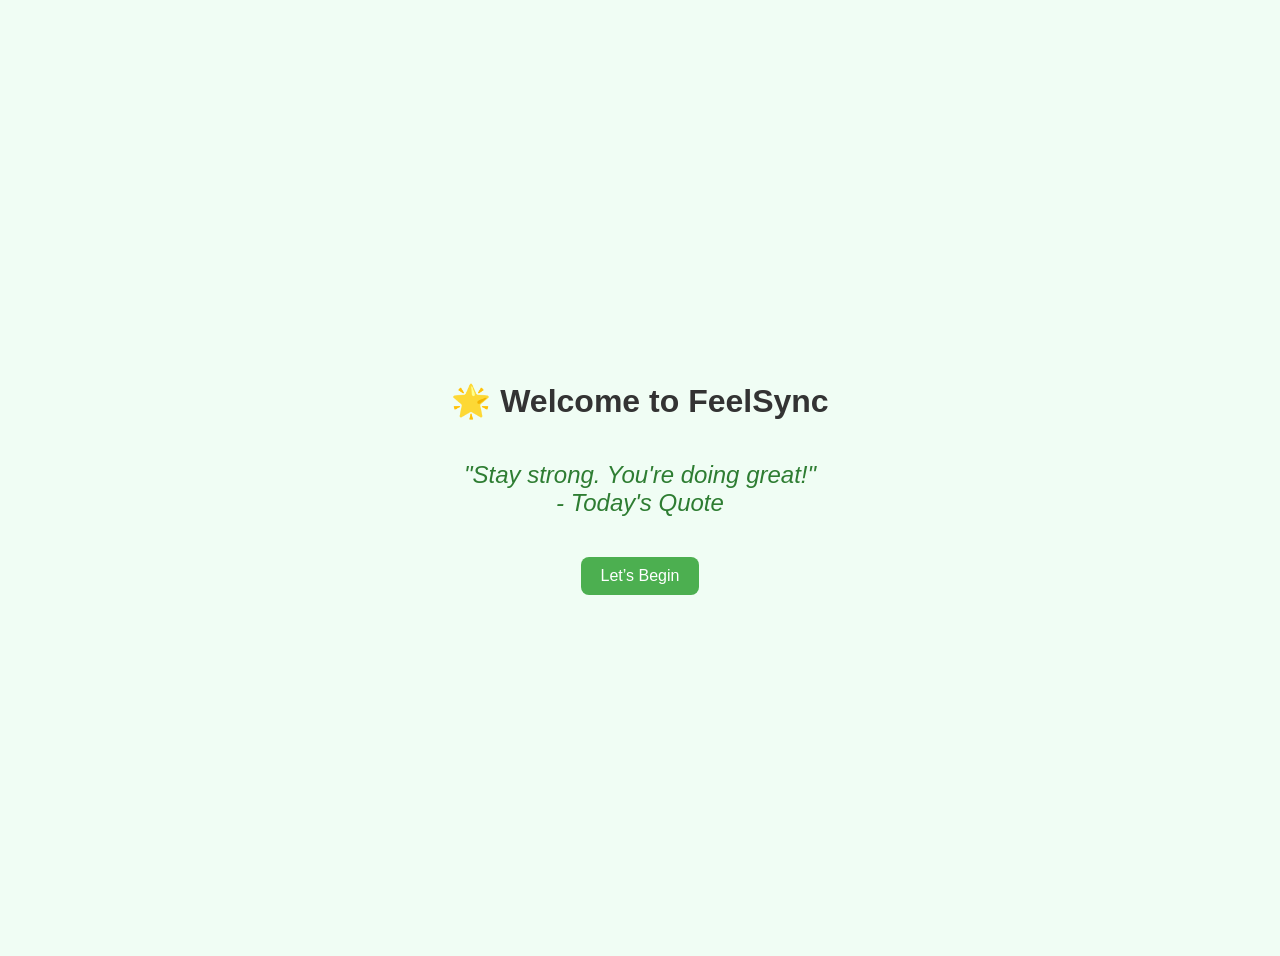
<file: index.html>
<!DOCTYPE html>
<html lang="en">
<head>
  <meta charset="UTF-8" />
  <meta name="viewport" content="width=device-width, initial-scale=1.0"/>
  <title>Welcome to FeelSync</title>
  <link rel="icon" type="image/x-icon" href="FeelSyncLogo (2)-modified.png">
  <style>
    body {
      font-family: Arial, sans-serif;
      background: #f0fdf4;
      color: #333;
      display: flex;
      flex-direction: column;
      align-items: center;
      justify-content: center;
      height: 100vh;
      text-align: center;
      padding: 20px;
      opacity: 1;
      transition: opacity 1s ease-out;
    }
    .quote {
      font-size: 1.5em;
      margin: 20px 0;
      font-style: italic;
      color: #2e7d32;
    }
    button {
      padding: 10px 20px;
      font-size: 1em;
      background: #4caf50;
      color: white;
      border: none;
      border-radius: 8px;
      cursor: pointer;
      margin-top: 20px;
      transition: transform 0.3s ease;
    }
    button:hover {
      transform: scale(1.1);
    }
  </style>
</head>
<body>
  <h1>🌟 Welcome to FeelSync</h1>
  <div class="quote" id="quote">Fetching today's quote...</div>
 
  <button onclick="startApp()">Let’s Begin</button>

  <script>
    fetch("https://type.fit/api/quotes?" + new Date().getTime())
      .then(res => res.json())
      .then(data => {
        const random = Math.floor(Math.random() * data.length);
        document.getElementById("quote").innerHTML = `"${data[random].text}" <br> - Today's Quote`;
      })
      .catch(() => {
        document.getElementById("quote").innerHTML = `"Stay strong. You're doing great!" <br> - Today's Quote`;
      });

    function startApp() {
      
      document.body.style.opacity = 0;

      setTimeout(() => {
        
        window.location.href = 'dashboard.html';
      }, 1000); 
    }
  </script>
</body>
</html>
</file>
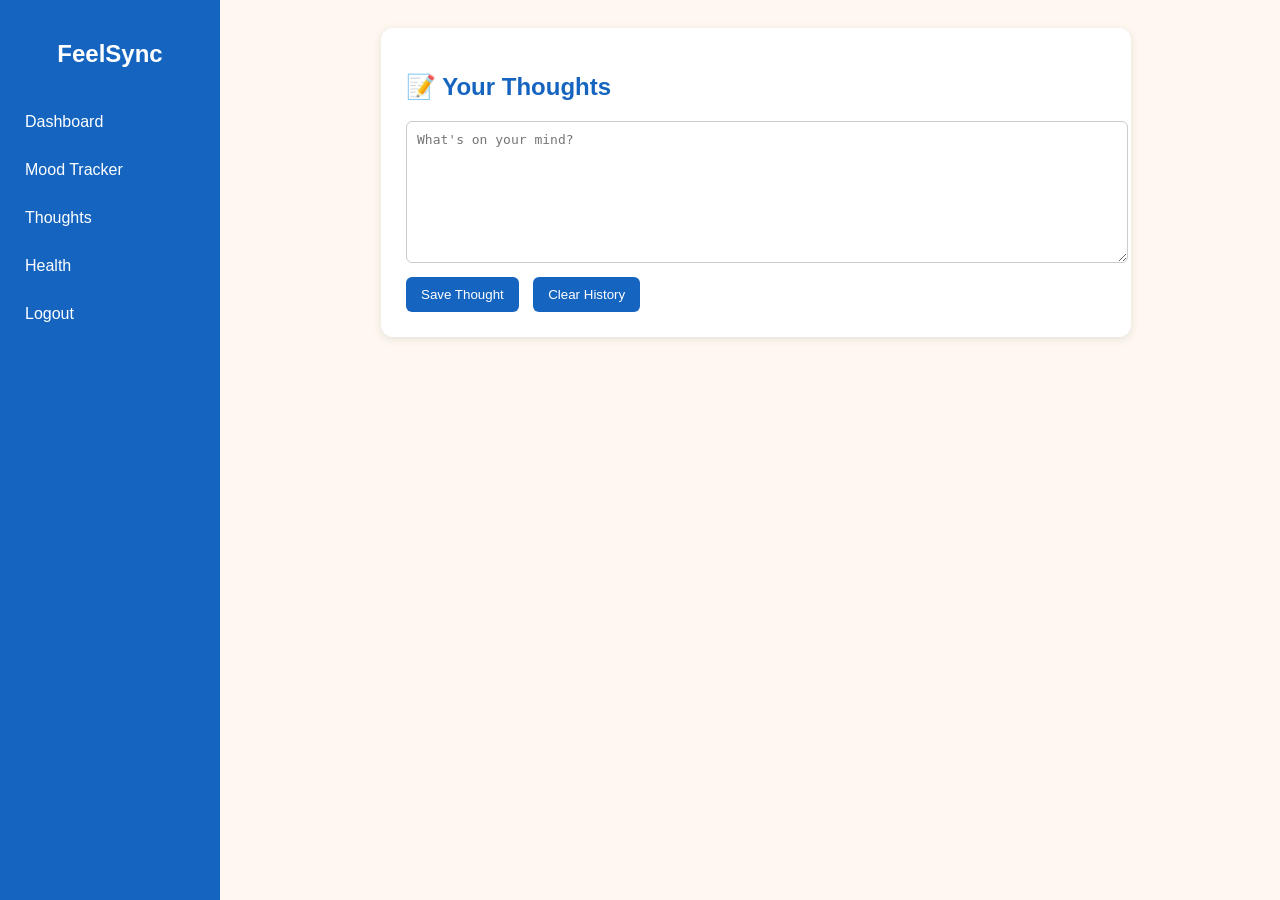
<file: AiAssistant.html>
<!DOCTYPE html>
<html lang="en">
<head>
  <meta charset="UTF-8" />
  <title>Thought Journal - FeelSync</title>
  <style>
    body {
      font-family: Arial, sans-serif;
      background: #fff8f0;
      padding: 20px;
      margin-left: 240px;
    }

    .sidebar {
      height: 100vh;
      width: 220px;
      position: fixed;
      top: 0;
      left: 0;
      background-color: #1565c0;
      padding-top: 20px;
      display: flex;
      flex-direction: column;
    }

    .sidebar .logo {
      color: white;
      text-align: center;
      margin-bottom: 30px;
    }

    .sidebar a {
      padding: 15px 25px;
      text-decoration: none;
      color: white;
      display: block;
      transition: background 0.2s;
    }

    .sidebar a:hover {
      background-color: #0d47a1;
    }

    .container {
      max-width: 700px;
      margin: 0 auto;
      background: white;
      padding: 25px;
      border-radius: 12px;
      box-shadow: 0 2px 10px rgba(0,0,0,0.1);
    }

    h2 {
      color: #1565c0;
    }

    textarea {
      width: 100%;
      height: 120px;
      padding: 10px;
      border: 1px solid #ccc;
      border-radius: 6px;
      font-size: 1em;
    }

    button {
      padding: 10px 15px;
      margin-top: 10px;
      margin-right: 10px;
      background: #1565c0;
      color: white;
      border: none;
      border-radius: 6px;
      cursor: pointer;
    }

    button:hover {
      background: #0d47a1;
    }

    .entry {
      margin-top: 20px;
      padding: 10px;
      background: #f1f1f1;
      border-radius: 8px;
    }

    .entry .date {
      font-size: 0.9em;
      color: #555;
      margin-bottom: 5px;
    }
  </style>
</head>
<body>
  <div class="sidebar">
    <h2 class="logo">FeelSync</h2>
    <a href="dashboard.html">Dashboard</a>
    <a href="emotiontracker.html">Mood Tracker</a>
    <a href="thoughts.html">Thoughts</a>
    <a href="healthtask.html">Health</a>
    <a href="login.html">Logout</a>
  </div>

  <div class="container">
    <h2>📝 Your Thoughts</h2>
    <textarea id="thoughtInput" placeholder="What's on your mind?"></textarea>
    <br />
    <button onclick="saveThought()">Save Thought</button>
    <button onclick="clearThoughts()">Clear History</button>

    <div id="entries"></div>
  </div>

  <script>
    function escapeHtml(text) {
      return text
        .replace(/&/g, "&amp;")
        .replace(/</g, "&lt;")
        .replace(/>/g, "&gt;")
        .replace(/"/g, "&quot;")
        .replace(/'/g, "&#039;");
    }

    function saveThought() {
      const input = document.getElementById("thoughtInput");
      const text = input.value.trim();
      if (!text) return;

      const date = new Date().toLocaleString();
      const entry = { text, date };

      let thoughts = JSON.parse(localStorage.getItem("thoughts") || "[]");
      thoughts.unshift(entry);
      localStorage.setItem("thoughts", JSON.stringify(thoughts));

      input.value = "";
      showThoughts();
    }

    function showThoughts() {
      const container = document.getElementById("entries");
      container.innerHTML = "";
      const thoughts = JSON.parse(localStorage.getItem("thoughts") || "[]");

      thoughts.forEach(entry => {
        const div = document.createElement("div");
        div.className = "entry";
        div.innerHTML = `<div class="date">${entry.date}</div><div>${escapeHtml(entry.text)}</div>`;
        container.appendChild(div);
      });
    }

    function clearThoughts() {
      if (confirm("Are you sure you want to clear all saved thoughts?")) {
        localStorage.removeItem("thoughts");
        showThoughts();
      }
    }

    showThoughts();
  </script>
</body>
</html>
</file>
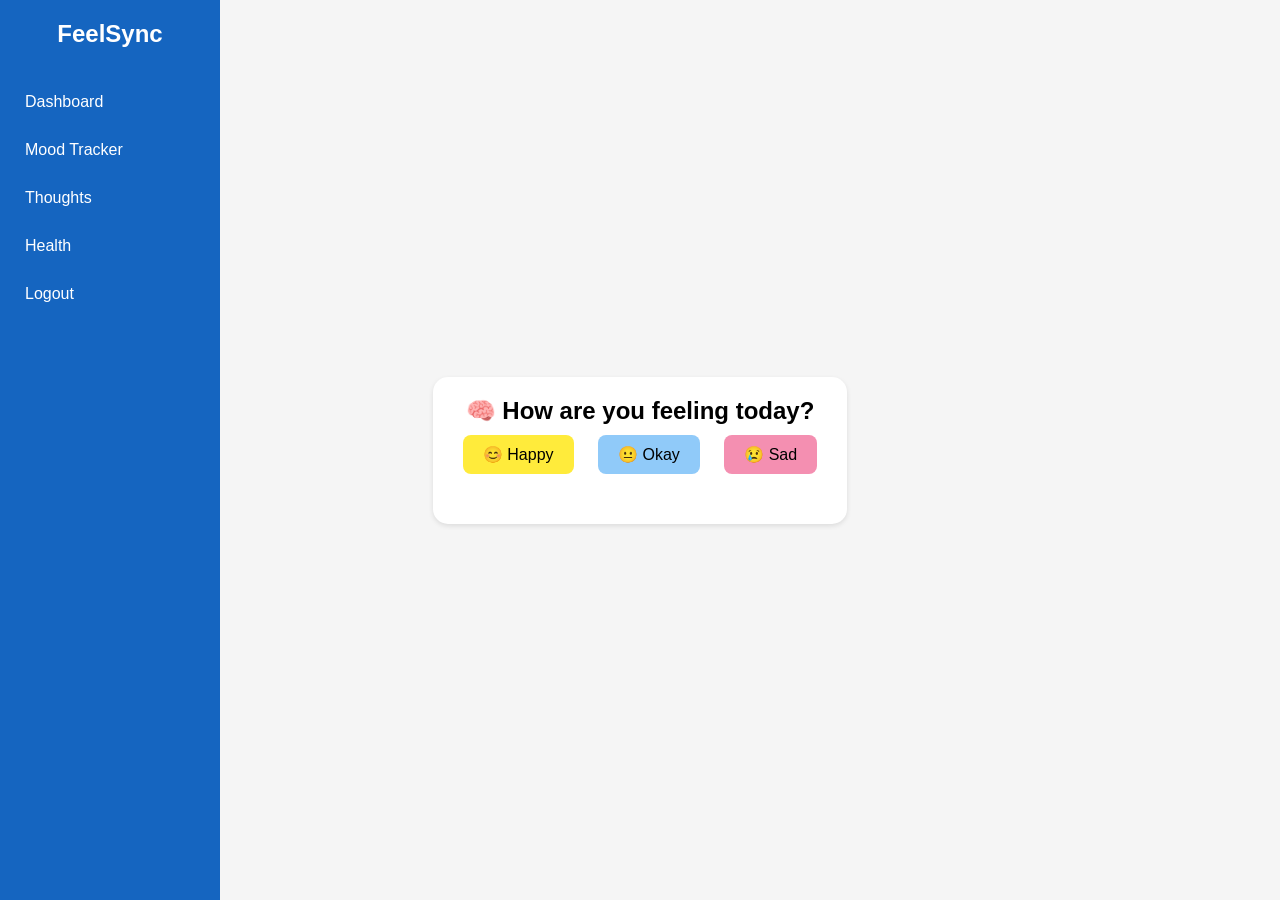
<file: emotiontracker.html>
<!DOCTYPE html>
<html lang="en">
<head>
  <meta charset="UTF-8" />
  <title>Mood Tracker - FeelSync</title>
  <link rel="stylesheet" href="style.css" />
  <style>
    .section {
      background: #fff;
      padding: 20px;
      border-radius: 15px;
      margin: 20px auto;
      box-shadow: 0 2px 5px rgba(0,0,0,0.1);
      max-width: 500px;
      text-align: center;
    }
    .mood-buttons button {
      margin: 10px;
      padding: 10px 20px;
      font-size: 1em;
      border: none;
      border-radius: 8px;
      cursor: pointer;
    }
    .happy { background-color: #ffeb3b; }
    .okay { background-color: #90caf9; }
    .sad { background-color: #f48fb1; }

    .sidebar {
      height: 100vh;
      width: 220px;
      position: fixed;
      top: 0;
      left: 0;
      background-color: #1565c0;
      padding-top: 20px;
      display: flex;
      flex-direction: column;
    }

    .sidebar .logo {
      color: white;
      text-align: center;
      margin-bottom: 30px;
    }

    .sidebar a {
      padding: 15px 25px;
      text-decoration: none;
      color: white;
      display: block;
      transition: background 0.2s;
    }

    .sidebar a:hover {
      background-color: #0d47a1;
    }
  </style>
</head>
<body>
  
  <div class="sidebar" id="sidebar">
    <h2 class="logo">FeelSync</h2>
    <a href="dashboard.html">Dashboard</a>
    <a href="emotiontracker.html">Mood Tracker</a>
    <a href="thoughts.html">Thoughts</a>
    <a href="healthtask.html">Health</a>
    <a href="login.html">Logout</a>
  </div>

  <div class="section">
    <h2>🧠 How are you feeling today?</h2>
    <div class="mood-buttons">
      <button class="happy" onclick="setMood('Happy')">😊 Happy</button>
      <button class="okay" onclick="setMood('Okay')">😐 Okay</button>
      <button class="sad" onclick="setMood('Sad')">😢 Sad</button>
    </div>
    <p id="taskMessage" style="margin-top: 20px; font-size: 1.2em; color: #333;"></p>
  </div>

  <script>
    function setMood(mood) {
      const tasks = {
        Happy: [
          "Spread joy — text a kind message to a friend.",
          "Go outside and enjoy the weather!",
          "Capture your smile in a selfie!"
        ],
        Okay: [
          "Stretch for 2 minutes and take 5 deep breaths.",
          "Write down one thing you’re grateful for.",
          "Go for a quick walk to boost your mood."
        ],
        Sad: [
          "Listen to your favorite calming music.",
          "Take a 5-minute break from screens.",
          "Write out your thoughts in a journal."
        ]
      };

      const options = tasks[mood];
      const randomTask = options[Math.floor(Math.random() * options.length)];
      document.getElementById("taskMessage").textContent = `Your task: ${randomTask}`;
    }
  </script>
</body>
</html>
</file>
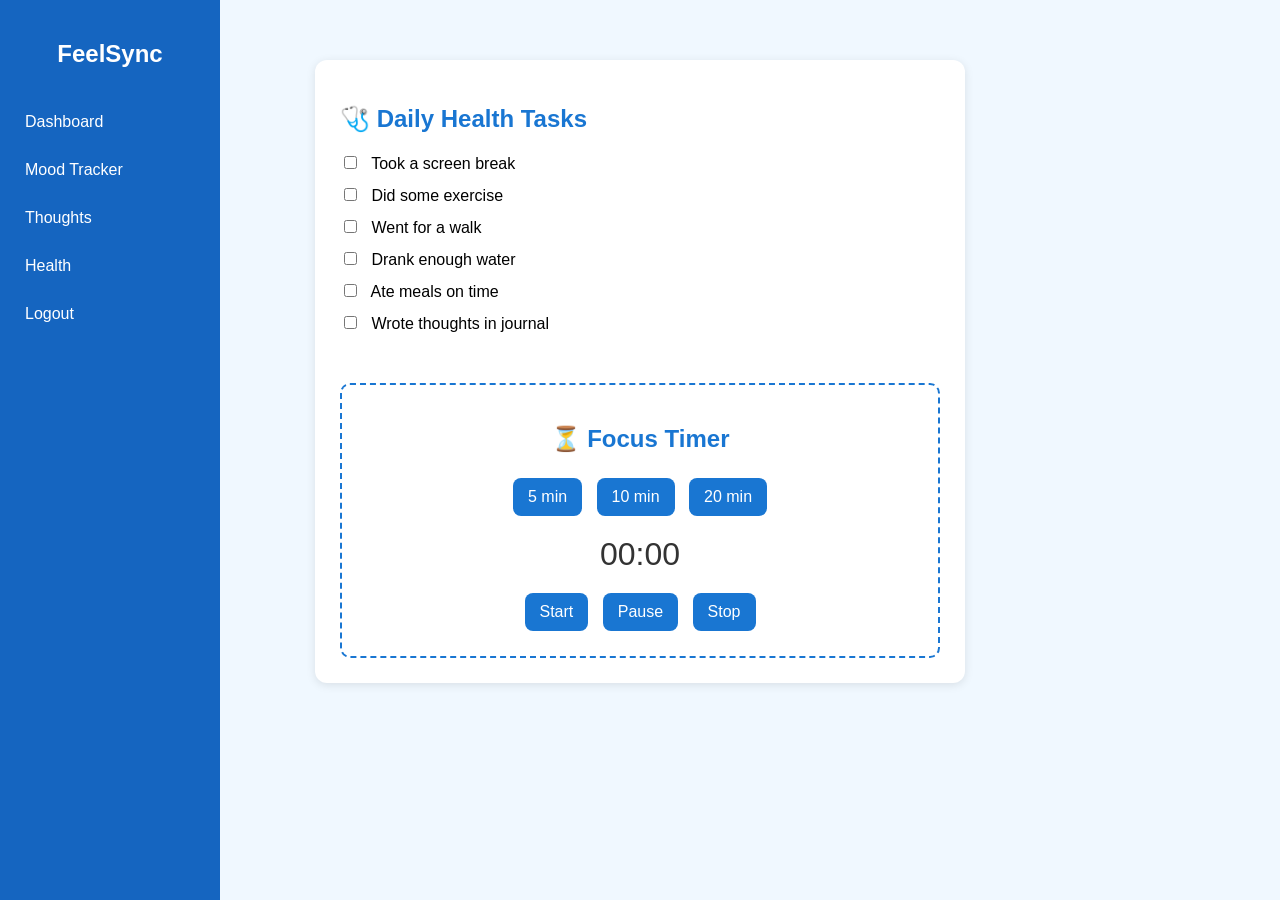
<file: healthtask.html>
<!DOCTYPE html>
<html lang="en">
<head>
  <meta charset="UTF-8" />
  <title>Health Tracker - FeelSync</title>

  <style>
    body {
      font-family: Arial, sans-serif;
      background: #f0f8ff;
      padding: 20px;
      margin: 0;
    }
  
    .navbar {
      background: #1976d2;
      padding: 15px;
      color: white;
      font-size: 20px;
    }
  
    .nav-link {
      margin-right: 15px;
      color: white;
      text-decoration: none;
    }
  
    .container {
      max-width: 600px;
      margin: 40px auto;
      background: white;
      padding: 25px;
      border-radius: 12px;
      box-shadow: 0 2px 10px rgba(0,0,0,0.1);
    }
  
    h2 {
      color: #1976d2;
    }
  
    label {
      display: block;
      margin-bottom: 12px;
    }
  
    input[type="checkbox"] {
      margin-right: 10px;
    }
  
    .popup {
      display: none;
      position: fixed;
      top: 40%;
      left: 50%;
      transform: translate(-50%, -50%);
      background: #4caf50;
      color: white;
      padding: 20px;
      border-radius: 10px;
      box-shadow: 0 2px 8px rgba(0,0,0,0.2);
      z-index: 1000;
    }
  
    .sidebar {
      height: 100vh;
      width: 220px;
      position: fixed;
      top: 0;
      left: 0;
      background-color: #1565c0;
      padding-top: 20px;
      display: flex;
      flex-direction: column;
    }
  
    .sidebar .logo {
      color: white;
      text-align: center;
      margin-bottom: 30px;
    }
  
    .sidebar a {
      padding: 15px 25px;
      text-decoration: none;
      color: white;
      display: block;
      transition: background 0.2s;
    }
  
    .sidebar a:hover {
      background-color: #0d47a1;
    }
  
    #custom-timer-section {
      margin-top: 50px;
      padding: 20px;
      border: 2px dashed #1976d2;
      border-radius: 10px;
      text-align: center;
    }
  
    #custom-timer {
      font-size: 2em;
      margin: 15px 0;
      color: #333;
    }
  
    button {
      padding: 10px 15px;
      margin: 5px;
      font-size: 1em;
      background: #1976d2;
      color: white;
      border: none;
      border-radius: 8px;
      cursor: pointer;
    }
  
    button:hover {
      background: #0d47a1;
    }
  </style>

</head>
<body>
  <div class="sidebar" id="sidebar">
    <h2 class="logo">FeelSync</h2>
    <a href="dashboard.html">Dashboard</a>
    <a href="emotiontracker.html">Mood Tracker</a>
    <a href="thoughts.html">Thoughts</a>
    <a href="healthtask.html">Health</a>
    <a href="login.html">Logout</a>
  </div>

  <div class="container">
    <h2>🩺 Daily Health Tasks</h2>
    <label><input type="checkbox" class="health-task" data-task="screenBreak"> Took a screen break</label>
    <label><input type="checkbox" class="health-task" data-task="exercise"> Did some exercise</label>
    <label><input type="checkbox" class="health-task" data-task="walk"> Went for a walk</label>
    <label><input type="checkbox" class="health-task" data-task="water"> Drank enough water</label>
    <label><input type="checkbox" class="health-task" data-task="meals"> Ate meals on time</label>
    <label><input type="checkbox" class="health-task" data-task="journal"> Wrote thoughts in journal</label>

    <!-- Focus Timer Section -->
    <div id="custom-timer-section">
      <h2>⏳ Focus Timer</h2>
      <div>
        <button onclick="setTime(5)">5 min</button>
        <button onclick="setTime(10)">10 min</button>
        <button onclick="setTime(20)">20 min</button>
      </div>
      <div id="custom-timer">00:00</div>
      <button onclick="startTimer()">Start</button>
      <button onclick="pauseTimer()">Pause</button>
      <button onclick="stopTimer()">Stop</button>
    </div>
  </div>

  <div id="popup" class="popup">🎉 Great job! You completed a task!</div>

  <script>
    const popup = document.getElementById("popup");
    const checkboxes = document.querySelectorAll(".health-task");

    // Save to localStorage on change
    checkboxes.forEach(cb => {
      cb.addEventListener("change", () => {
        const taskKey = "task_" + cb.dataset.task;
        localStorage.setItem(taskKey, cb.checked);
        if (cb.checked) {
          popup.style.display = "block";
          setTimeout(() => {
            popup.style.display = "none";
          }, 2000);
        }
      });
    });

    // Load saved states
    window.onload = () => {
      checkboxes.forEach(cb => {
        const taskKey = "task_" + cb.dataset.task;
        const saved = localStorage.getItem(taskKey);
        if (saved === "true") cb.checked = true;
      });
    };

    // Timer functions remain same
    let timerDuration = 0;
    let timerInterval;
    let remainingSeconds = 0;

    function setTime(minutes) {
      timerDuration = minutes * 60;
      remainingSeconds = timerDuration;
      displayTime(remainingSeconds);
    }

    function startTimer() {
      clearInterval(timerInterval);
      timerInterval = setInterval(() => {
        if (remainingSeconds > 0) {
          remainingSeconds--;
          displayTime(remainingSeconds);
        } else {
          clearInterval(timerInterval);
          alert("⏰ Time's up! Great work!");
        }
      }, 1000);
    }

    function pauseTimer() {
      clearInterval(timerInterval);
    }

    function stopTimer() {
      clearInterval(timerInterval);
      remainingSeconds = 0;
      displayTime(remainingSeconds);
    }

    function displayTime(seconds) {
      const mins = Math.floor(seconds / 60);
      const secs = seconds % 60;
      document.getElementById("custom-timer").textContent =
        `${String(mins).padStart(2, '0')}:${String(secs).padStart(2, '0')}`;
    }
  </script>
</body>
</html>
</file>
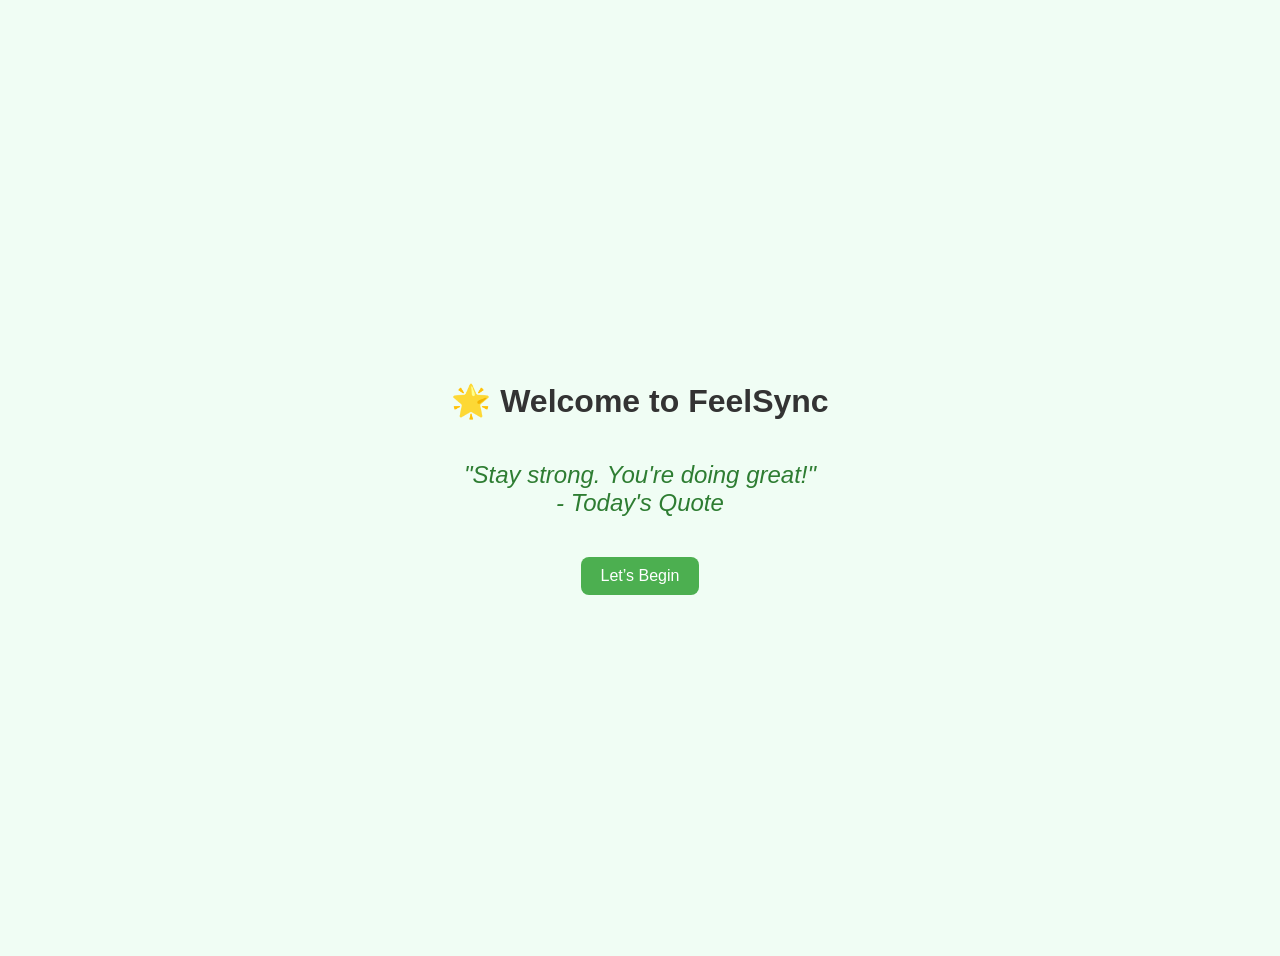
<file: welcome.html>
<!DOCTYPE html>
<html lang="en">
<head>
  <meta charset="UTF-8" />
  <meta name="viewport" content="width=device-width, initial-scale=1.0"/>
  <title>Welcome to FeelSync</title>
  <style>
    body {
      font-family: Arial, sans-serif;
      background: #f0fdf4;
      color: #333;
      display: flex;
      flex-direction: column;
      align-items: center;
      justify-content: center;
      height: 100vh;
      text-align: center;
      padding: 20px;
      opacity: 1;
      transition: opacity 1s ease-out;
    }
    .quote {
      font-size: 1.5em;
      margin: 20px 0;
      font-style: italic;
      color: #2e7d32;
    }
    button {
      padding: 10px 20px;
      font-size: 1em;
      background: #4caf50;
      color: white;
      border: none;
      border-radius: 8px;
      cursor: pointer;
      margin-top: 20px;
      transition: transform 0.3s ease;
    }
    button:hover {
      transform: scale(1.1);
    }
  </style>
</head>
<body>
  <h1>🌟 Welcome to FeelSync</h1>
  <div class="quote" id="quote">Fetching today's quote...</div>
 
  <button onclick="startApp()">Let’s Begin</button>

  <script>
    fetch("https://type.fit/api/quotes?" + new Date().getTime())
      .then(res => res.json())
      .then(data => {
        const random = Math.floor(Math.random() * data.length);
        document.getElementById("quote").innerHTML = `"${data[random].text}" <br> - Today's Quote`;
      })
      .catch(() => {
        document.getElementById("quote").innerHTML = `"Stay strong. You're doing great!" <br> - Today's Quote`;
      });

    function startApp() {
      
      document.body.style.opacity = 0;

      setTimeout(() => {
        
        window.location.href = 'dashboard.html';
      }, 1000); 
    }
  </script>
</body>
</html>
</file>
<file: style.css>
* {
    margin: 0;
    padding: 0;
    box-sizing: border-box;
  }
  
  body {
    font-family: 'Segoe UI', sans-serif;
    background: #F5F5F5;
    height: 100vh;
    display: flex;
    align-items: center;
    justify-content: center;
  }
  
  .login-container {
    background: white;
    padding: 40px;
    border-radius: 20px;
    text-align: center;
    width: 90%;
    max-width: 400px;
    box-shadow: 0 0 20px rgba(0,0,0,0.1);
  }
  
  .login-container h1 {
    margin-bottom: 20px;
    color: #B8E6C1;
  }
  
  .quote {
    margin-bottom: 30px;
    font-style: italic;
    color: #666;
  }
  
  .login-form input {
    width: 100%;
    padding: 12px;
    margin: 10px 0;
    border: 1px solid #ccc;
    border-radius: 10px;
    font-size: 16px;
  }
  
  .login-form button {
    width: 100%;
    padding: 12px;
    background-color: #1588e6;
    color: white;
    border: none;
    border-radius: 10px;
    font-size: 16px;
    cursor: pointer;
    transition: 0.3s;
  }
  
  .login-form button:hover {
    background-color:#A3D5FF;
  }
</file>
